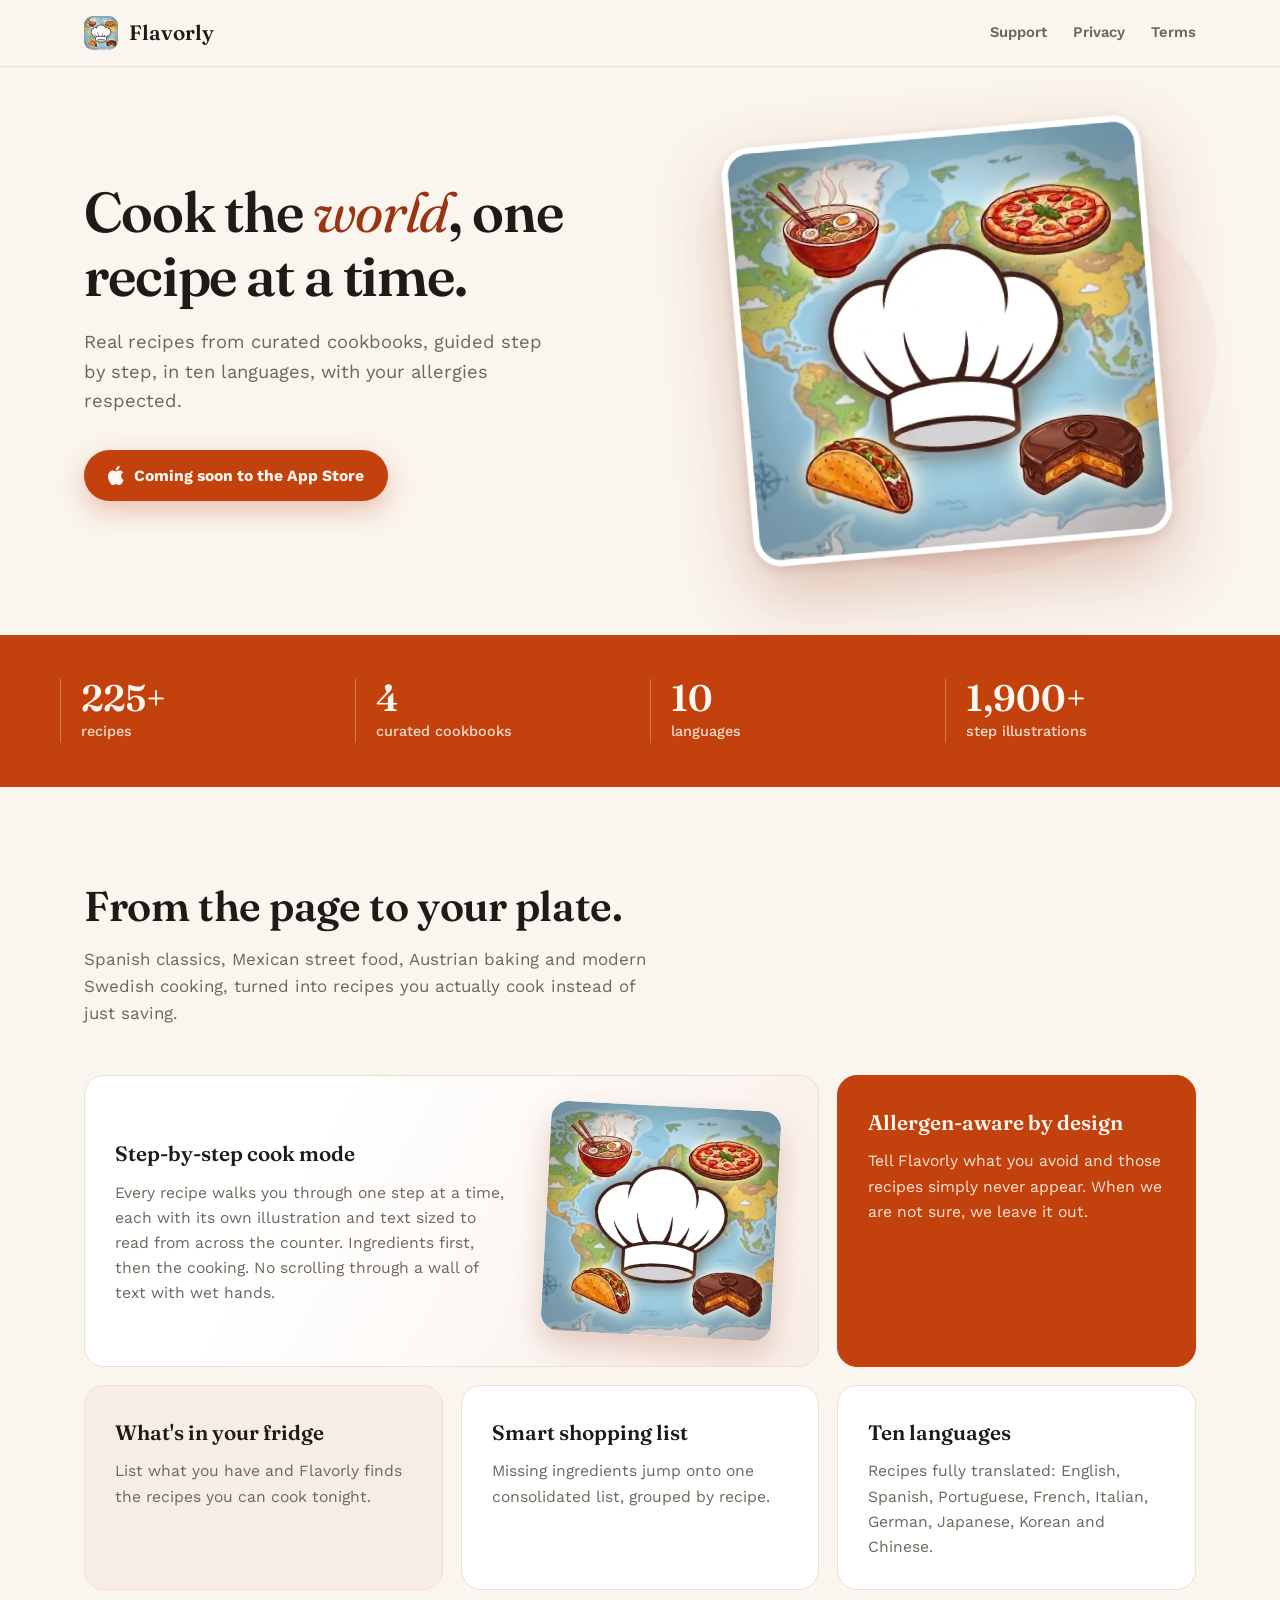
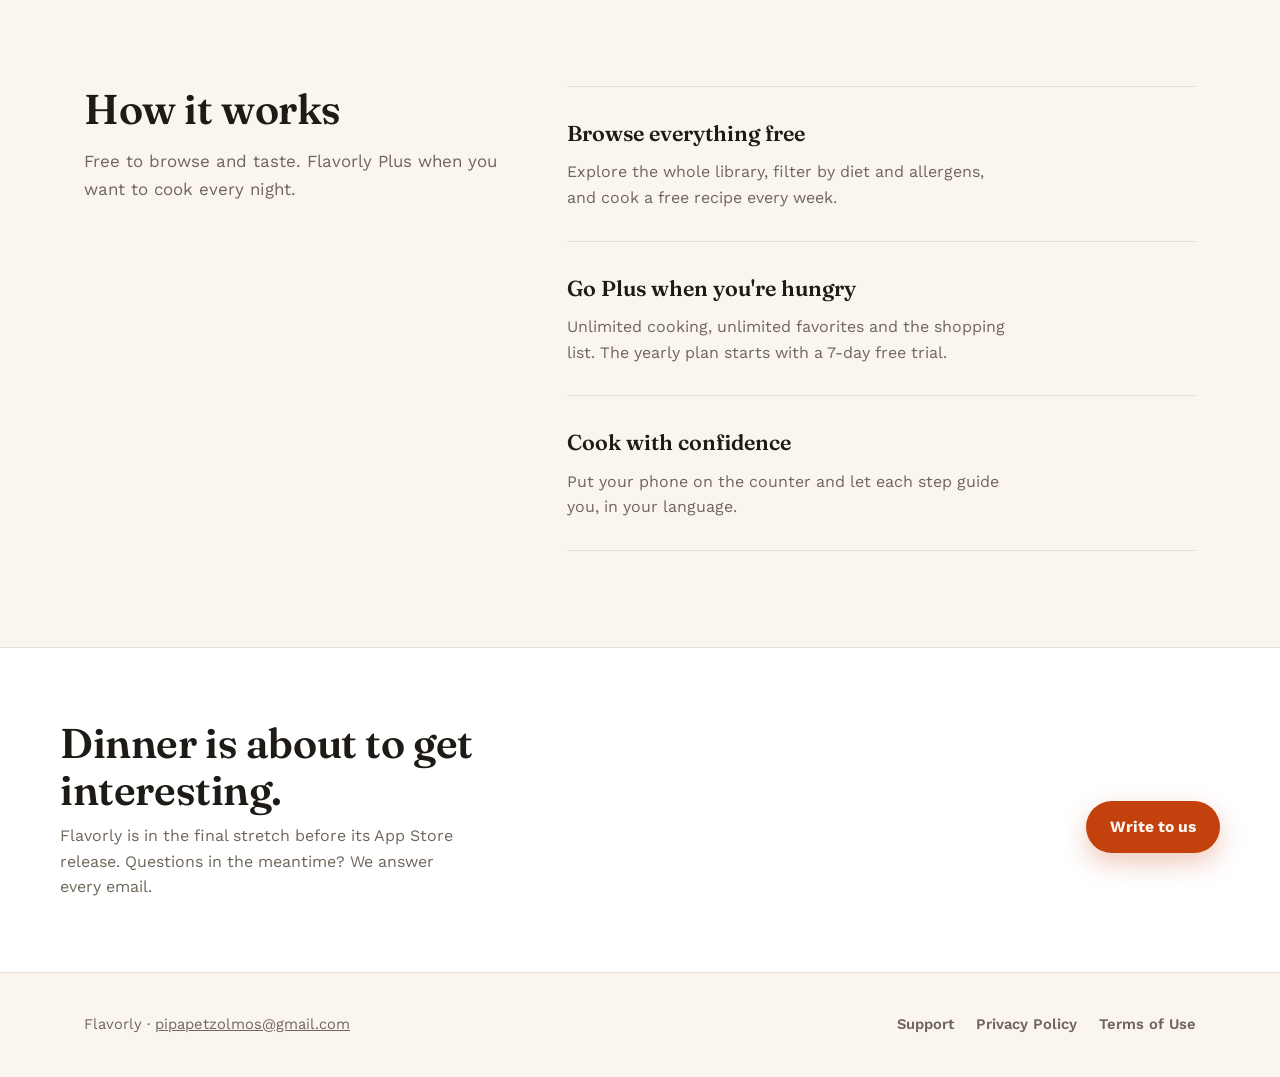
<file: index.html>
<!doctype html>
<html lang="en">
<head>
<meta charset="utf-8">
<meta name="viewport" content="width=device-width,initial-scale=1">
<title>Flavorly - Real cookbook recipes, cooked step by step</title>
<meta name="description" content="Flavorly brings real cookbook recipes to your phone: step-by-step cooking, allergen-aware filtering, a smart shopping list, in ten languages.">
<meta property="og:title" content="Flavorly">
<meta property="og:description" content="Real cookbook recipes, cooked step by step. Allergen-aware, fridge-smart, in ten languages.">
<meta property="og:image" content="/assets/icon-hero.webp">
<link rel="preconnect" href="https://fonts.googleapis.com">
<link rel="preconnect" href="https://fonts.gstatic.com" crossorigin>
<link href="https://fonts.googleapis.com/css2?family=Work+Sans:wght@400;500;600;700&family=Fraunces:ital,wght@0,400;0,600;1,400;1,600&display=swap" rel="stylesheet">
<link rel="stylesheet" href="/styles.css">
<link rel="icon" type="image/png" href="/assets/favicon.png">
<link rel="apple-touch-icon" href="/assets/apple-touch-icon.png">
</head>
<body>
<header><div class="wrap nav">
<a class="brand" href="/"><img src="/assets/favicon.png" alt="" width="34" height="34"><span>Flavorly</span></a>
<nav class="nav-links" aria-label="Site"><a href="/support">Support</a><a href="/privacy">Privacy</a><a href="/terms">Terms</a></nav>
</div></header>

<main>
<section class="hero"><div class="wrap hero-grid">
<div>
<h1 data-rise="1">Cook the <em>world</em>, one recipe at a time.</h1>
<p class="sub" data-rise="2">Real recipes from curated cookbooks, guided step by step, in ten languages, with your allergies respected.</p>
<span class="badge" data-rise="3"><svg width="16" height="19" viewBox="0 0 16 19" fill="currentColor" aria-hidden="true"><path d="M13.1 10.1c0-2.4 2-3.6 2.1-3.7-1.1-1.7-2.9-1.9-3.5-1.9-1.5-.2-2.9.9-3.7.9-.8 0-2-.9-3.2-.9C3.2 4.5 1.6 5.4.8 6.9c-1.7 3-.4 7.4 1.2 9.8.8 1.2 1.7 2.5 3 2.4 1.2 0 1.6-.8 3.1-.8s1.9.8 3.2.8c1.3 0 2.1-1.2 2.9-2.4.9-1.4 1.3-2.7 1.3-2.8-.1 0-2.4-1-2.4-3.8zM10.6 2.9c.7-.8 1.1-1.9 1-3-1 0-2.1.7-2.8 1.5-.6.7-1.2 1.8-1 2.9 1.1.1 2.2-.6 2.8-1.4z"/></svg>Coming soon to the App Store</span>
</div>
<div class="hero-art" data-rise="art"><img src="/assets/icon-hero.webp" alt="The Flavorly icon: an illustrated chef's hat over a world map, surrounded by ramen, pizza, a taco and a chocolate torte" width="720" height="720"></div>
</div></section>

<div class="stats"><div class="wrap stats-row">
<div class="stat"><b class="serif">225+</b><small>recipes</small></div>
<div class="stat"><b class="serif">4</b><small>curated cookbooks</small></div>
<div class="stat"><b class="serif">10</b><small>languages</small></div>
<div class="stat"><b class="serif">1,900+</b><small>step illustrations</small></div>
</div></div>

<section class="block"><div class="wrap">
<h2 class="serif reveal">From the page to your plate.</h2>
<p class="lede reveal">Spanish classics, Mexican street food, Austrian baking and modern Swedish cooking, turned into recipes you actually cook instead of just saving.</p>
<div class="bento">
<div class="cell big reveal"><div><h3>Step-by-step cook mode</h3><p>Every recipe walks you through one step at a time, each with its own illustration and text sized to read from across the counter. Ingredients first, then the cooking. No scrolling through a wall of text with wet hands.</p></div><img src="/assets/icon-hero.webp" alt="" loading="lazy"></div>
<div class="cell clay reveal"><h3>Allergen-aware by design</h3><p>Tell Flavorly what you avoid and those recipes simply never appear. When we are not sure, we leave it out.</p></div>
<div class="cell tint reveal"><h3>What's in your fridge</h3><p>List what you have and Flavorly finds the recipes you can cook tonight.</p></div>
<div class="cell mid reveal"><h3>Smart shopping list</h3><p>Missing ingredients jump onto one consolidated list, grouped by recipe.</p></div>
<div class="cell mid reveal"><h3>Ten languages</h3><p>Recipes fully translated: English, Spanish, Portuguese, French, Italian, German, Japanese, Korean and Chinese.</p></div>
</div>
</div></section>

<section class="block" style="padding-top:0"><div class="wrap how">
<div class="how-sticky reveal">
<h2 class="serif">How it works</h2>
<p class="lede">Free to browse and taste. Flavorly Plus when you want to cook every night.</p>
</div>
<div class="how-list">
<div class="how-item reveal"><div><h3>Browse everything free</h3><p>Explore the whole library, filter by diet and allergens, and cook a free recipe every week.</p></div></div>
<div class="how-item reveal"><div><h3>Go Plus when you're hungry</h3><p>Unlimited cooking, unlimited favorites and the shopping list. The yearly plan starts with a 7-day free trial.</p></div></div>
<div class="how-item reveal"><div><h3>Cook with confidence</h3><p>Put your phone on the counter and let each step guide you, in your language.</p></div></div>
</div>
</div></section>

<div class="closer"><div class="wrap closer-inner">
<div class="reveal">
<h2 class="serif">Dinner is about to get interesting.</h2>
<p>Flavorly is in the final stretch before its App Store release. Questions in the meantime? We answer every email.</p>
</div>
<a class="badge" href="mailto:pipapetzolmos@gmail.com?subject=Flavorly">Write to us</a>
</div></div>
</main>

<footer><div class="wrap foot">
<div>Flavorly &middot; <a href="mailto:pipapetzolmos@gmail.com">pipapetzolmos@gmail.com</a></div>
<nav class="foot-links" aria-label="Legal"><a href="/support">Support</a><a href="/privacy">Privacy Policy</a><a href="/terms">Terms of Use</a></nav>
</div></footer>
<div class="toast" id="toast" role="status" aria-live="polite"></div>
<script>
document.querySelectorAll('a[href^="mailto:"]').forEach(function(a){
  a.addEventListener('click',function(){
    if(!navigator.clipboard)return;
    navigator.clipboard.writeText('pipapetzolmos@gmail.com').then(function(){
      var t=document.getElementById('toast');
      t.textContent='Address copied: pipapetzolmos@gmail.com';
      t.classList.add('show');
      clearTimeout(t._h);t._h=setTimeout(function(){t.classList.remove('show')},3200);
    }).catch(function(){});
  });
});
</script>
</body></html>
</file>
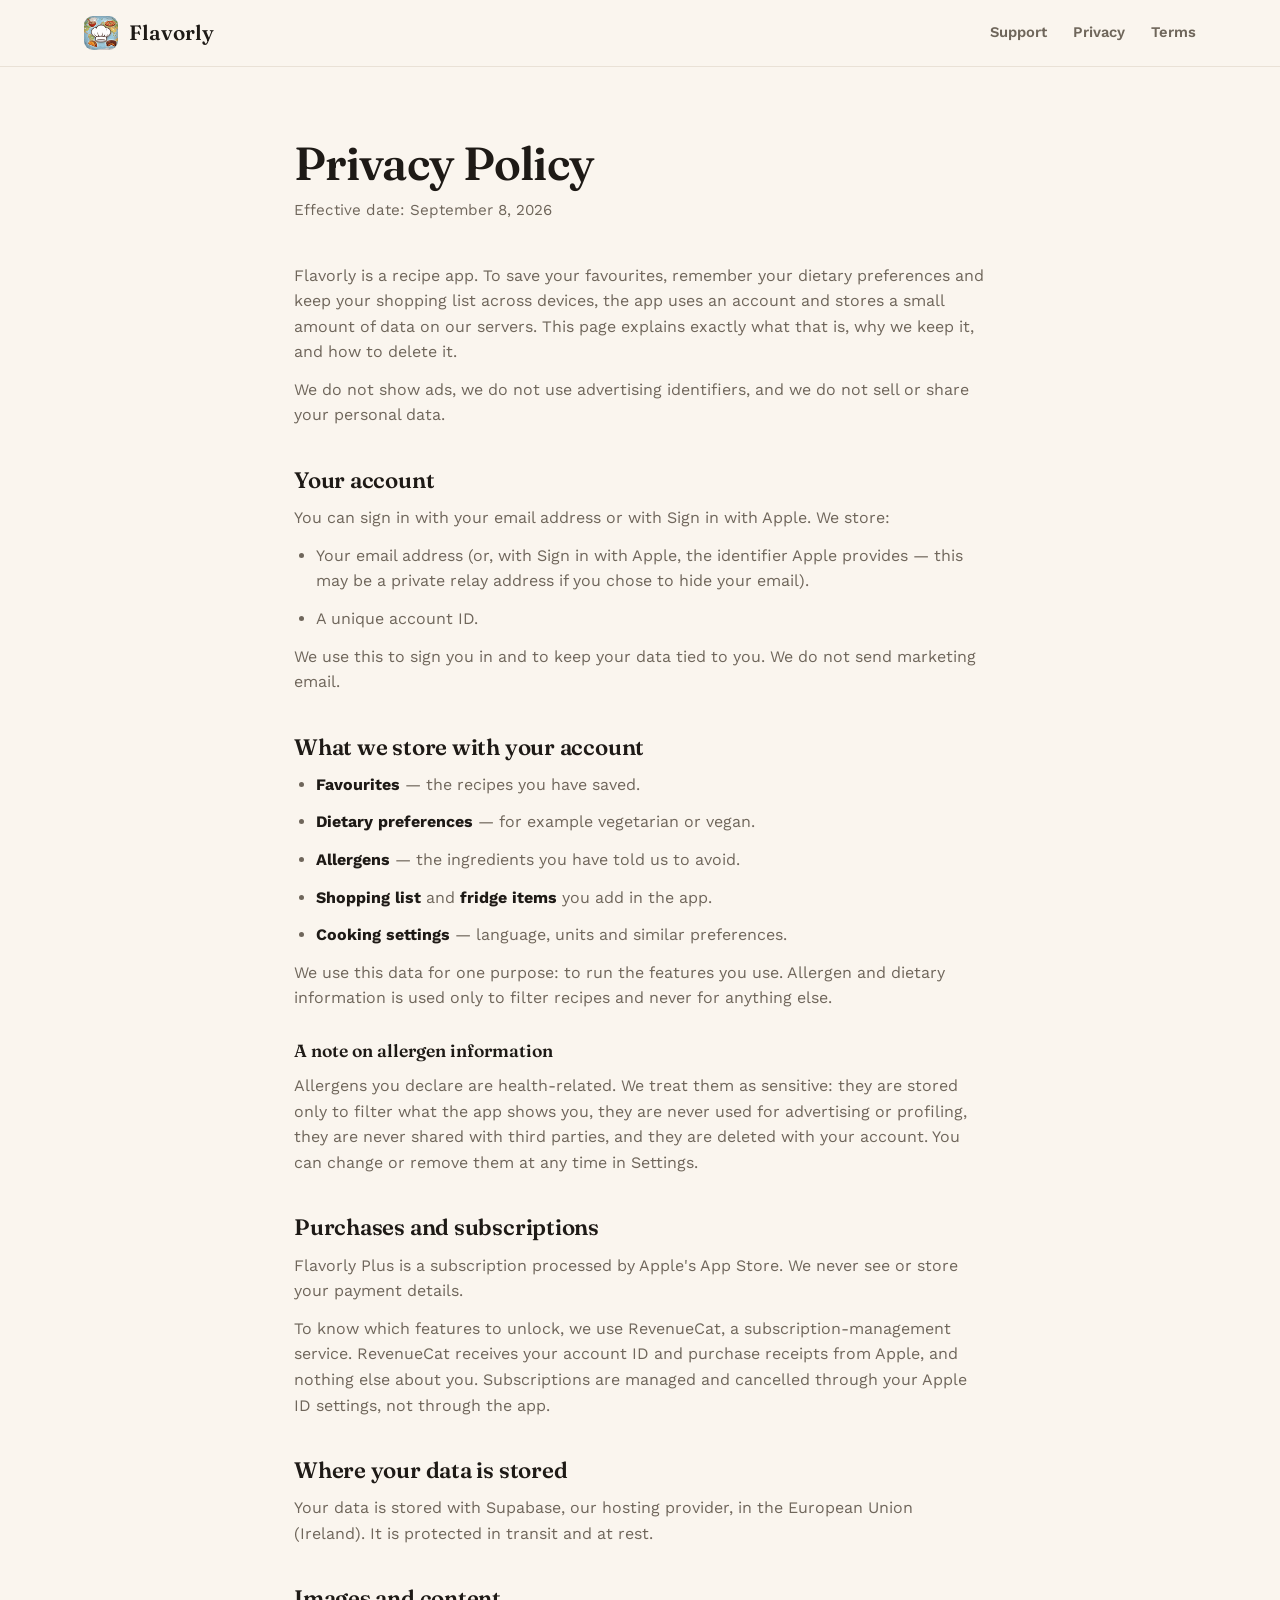
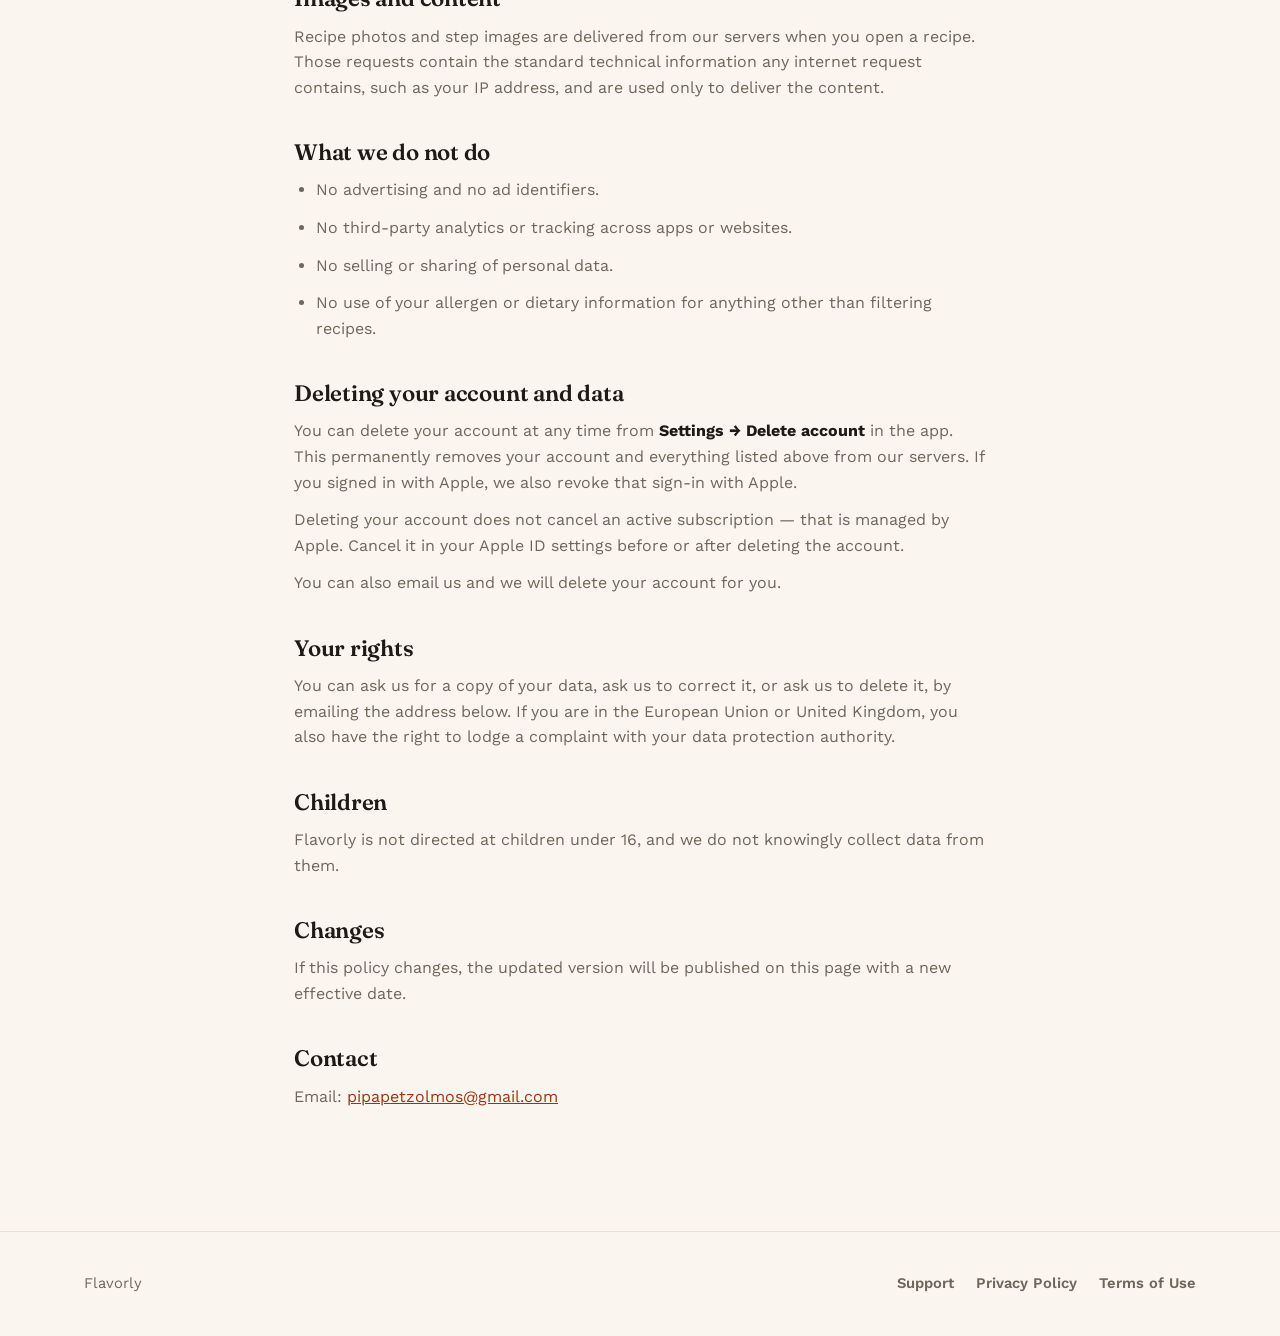
<file: privacy.html>
<!doctype html>
<html lang="en">
<head>
<meta charset="utf-8"><meta name="viewport" content="width=device-width,initial-scale=1">
<title>Privacy Policy - Flavorly</title>
<meta name="description" content="Flavorly privacy policy: no ads, no tracking, and your data is stored only to run the features you use.">
<link rel="preconnect" href="https://fonts.googleapis.com"><link rel="preconnect" href="https://fonts.gstatic.com" crossorigin>
<link href="https://fonts.googleapis.com/css2?family=Work+Sans:wght@400;600;700&family=Fraunces:wght@400;600&display=swap" rel="stylesheet">
<link rel="stylesheet" href="/styles.css">
<link rel="icon" type="image/png" href="/assets/favicon.png">
<link rel="apple-touch-icon" href="/assets/apple-touch-icon.png">
</head>
<body>
<header><div class="wrap nav"><a class="brand" href="/"><img src="/assets/favicon.png" alt="" width="34" height="34"><span>Flavorly</span></a><nav class="nav-links"><a href="/support">Support</a><a href="/privacy">Privacy</a><a href="/terms">Terms</a></nav></div></header>
<main class="legal">
<h1 class="serif">Privacy Policy</h1>
<p class="date">Effective date: September 8, 2026</p>
<p>Flavorly is a recipe app. To save your favourites, remember your dietary preferences and keep your shopping list across devices, the app uses an account and stores a small amount of data on our servers. This page explains exactly what that is, why we keep it, and how to delete it.</p>
<p>We do not show ads, we do not use advertising identifiers, and we do not sell or share your personal data.</p>

<h2 class="serif">Your account</h2>
<p>You can sign in with your email address or with Sign in with Apple. We store:</p>
<ul>
<li>Your email address (or, with Sign in with Apple, the identifier Apple provides — this may be a private relay address if you chose to hide your email).</li>
<li>A unique account ID.</li>
</ul>
<p>We use this to sign you in and to keep your data tied to you. We do not send marketing email.</p>

<h2 class="serif">What we store with your account</h2>
<ul>
<li><strong>Favourites</strong> — the recipes you have saved.</li>
<li><strong>Dietary preferences</strong> — for example vegetarian or vegan.</li>
<li><strong>Allergens</strong> — the ingredients you have told us to avoid.</li>
<li><strong>Shopping list</strong> and <strong>fridge items</strong> you add in the app.</li>
<li><strong>Cooking settings</strong> — language, units and similar preferences.</li>
</ul>
<p>We use this data for one purpose: to run the features you use. Allergen and dietary information is used only to filter recipes and never for anything else.</p>

<h3 class="serif">A note on allergen information</h3>
<p>Allergens you declare are health-related. We treat them as sensitive: they are stored only to filter what the app shows you, they are never used for advertising or profiling, they are never shared with third parties, and they are deleted with your account. You can change or remove them at any time in Settings.</p>

<h2 class="serif">Purchases and subscriptions</h2>
<p>Flavorly Plus is a subscription processed by Apple's App Store. We never see or store your payment details.</p>
<p>To know which features to unlock, we use RevenueCat, a subscription-management service. RevenueCat receives your account ID and purchase receipts from Apple, and nothing else about you. Subscriptions are managed and cancelled through your Apple ID settings, not through the app.</p>

<h2 class="serif">Where your data is stored</h2>
<p>Your data is stored with Supabase, our hosting provider, in the European Union (Ireland). It is protected in transit and at rest.</p>

<h2 class="serif">Images and content</h2>
<p>Recipe photos and step images are delivered from our servers when you open a recipe. Those requests contain the standard technical information any internet request contains, such as your IP address, and are used only to deliver the content.</p>

<h2 class="serif">What we do not do</h2>
<ul>
<li>No advertising and no ad identifiers.</li>
<li>No third-party analytics or tracking across apps or websites.</li>
<li>No selling or sharing of personal data.</li>
<li>No use of your allergen or dietary information for anything other than filtering recipes.</li>
</ul>

<h2 class="serif">Deleting your account and data</h2>
<p>You can delete your account at any time from <strong>Settings &rarr; Delete account</strong> in the app. This permanently removes your account and everything listed above from our servers. If you signed in with Apple, we also revoke that sign-in with Apple.</p>
<p>Deleting your account does not cancel an active subscription — that is managed by Apple. Cancel it in your Apple ID settings before or after deleting the account.</p>
<p>You can also email us and we will delete your account for you.</p>

<h2 class="serif">Your rights</h2>
<p>You can ask us for a copy of your data, ask us to correct it, or ask us to delete it, by emailing the address below. If you are in the European Union or United Kingdom, you also have the right to lodge a complaint with your data protection authority.</p>

<h2 class="serif">Children</h2>
<p>Flavorly is not directed at children under 16, and we do not knowingly collect data from them.</p>

<h2 class="serif">Changes</h2>
<p>If this policy changes, the updated version will be published on this page with a new effective date.</p>

<h2 class="serif">Contact</h2>
<p>Email: <a href="mailto:pipapetzolmos@gmail.com">pipapetzolmos@gmail.com</a></p>
</main>
<footer><div class="wrap foot"><div>Flavorly</div><nav class="foot-links"><a href="/support">Support</a><a href="/privacy">Privacy Policy</a><a href="/terms">Terms of Use</a></nav></div></footer>
</body></html>
</file>
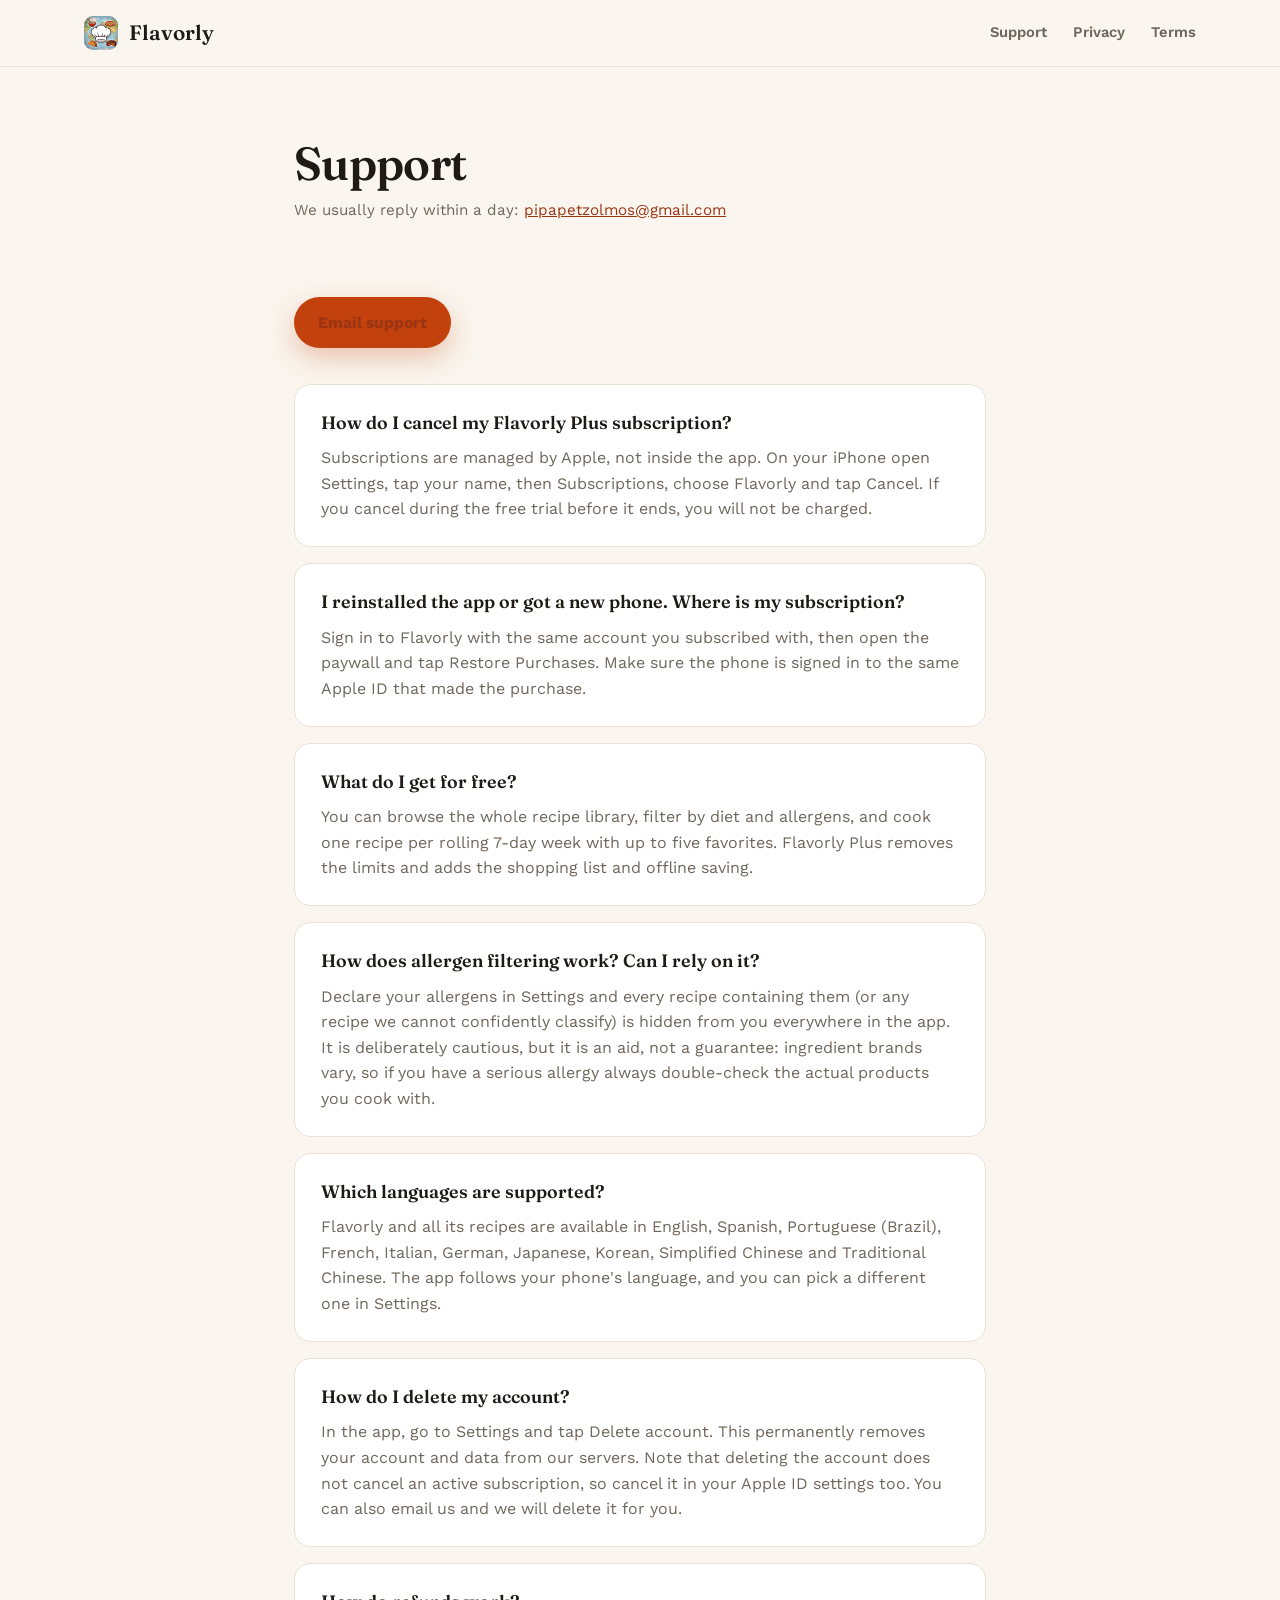
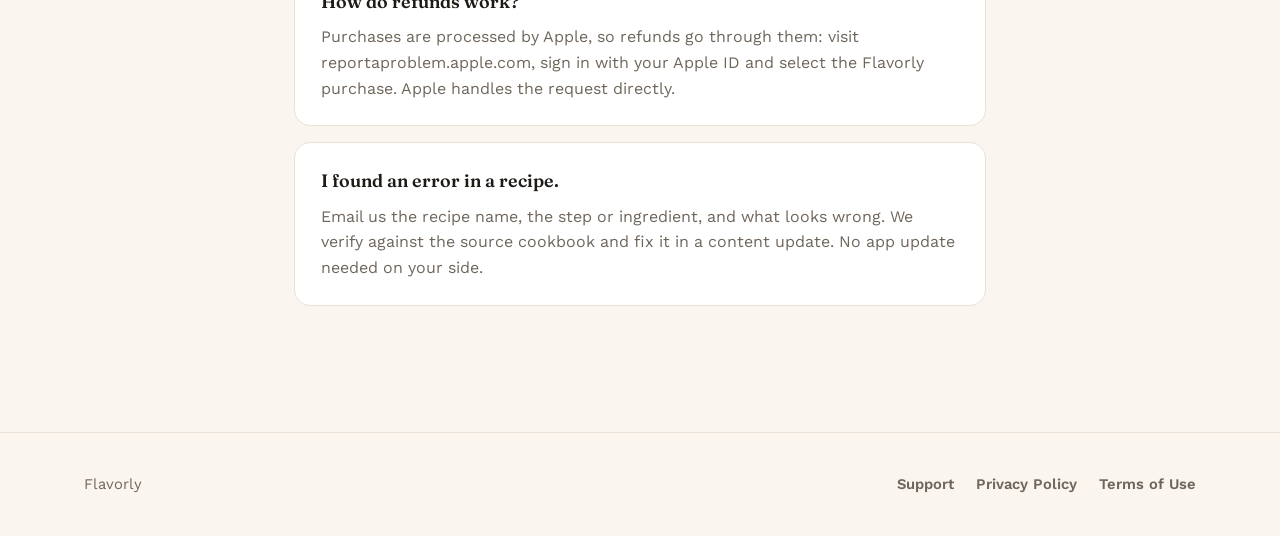
<file: support.html>
<!doctype html>
<html lang="en">
<head>
<meta charset="utf-8"><meta name="viewport" content="width=device-width,initial-scale=1">
<title>Support - Flavorly</title>
<meta name="description" content="Help and frequently asked questions for the Flavorly app.">
<link rel="preconnect" href="https://fonts.googleapis.com"><link rel="preconnect" href="https://fonts.gstatic.com" crossorigin>
<link href="https://fonts.googleapis.com/css2?family=Work+Sans:wght@400;600;700&family=Fraunces:wght@400;600&display=swap" rel="stylesheet">
<link rel="stylesheet" href="/styles.css">
<link rel="icon" type="image/png" href="/assets/favicon.png">
<link rel="apple-touch-icon" href="/assets/apple-touch-icon.png">
</head>
<body>
<header><div class="wrap nav"><a class="brand" href="/"><img src="/assets/favicon.png" alt="" width="34" height="34"><span>Flavorly</span></a><nav class="nav-links"><a href="/support">Support</a><a href="/privacy">Privacy</a><a href="/terms">Terms</a></nav></div></header>
<main class="legal">
<h1 class="serif">Support</h1>
<p class="date">We usually reply within a day: <a href="mailto:pipapetzolmos@gmail.com?subject=Flavorly%20support">pipapetzolmos@gmail.com</a></p>
<p style="margin-bottom:36px"><a class="badge" href="mailto:pipapetzolmos@gmail.com?subject=Flavorly%20support">Email support</a></p>

<div class="faq"><h3>How do I cancel my Flavorly Plus subscription?</h3>
<p>Subscriptions are managed by Apple, not inside the app. On your iPhone open Settings, tap your name, then Subscriptions, choose Flavorly and tap Cancel. If you cancel during the free trial before it ends, you will not be charged.</p></div>

<div class="faq"><h3>I reinstalled the app or got a new phone. Where is my subscription?</h3>
<p>Sign in to Flavorly with the same account you subscribed with, then open the paywall and tap Restore Purchases. Make sure the phone is signed in to the same Apple ID that made the purchase.</p></div>

<div class="faq"><h3>What do I get for free?</h3>
<p>You can browse the whole recipe library, filter by diet and allergens, and cook one recipe per rolling 7-day week with up to five favorites. Flavorly Plus removes the limits and adds the shopping list and offline saving.</p></div>

<div class="faq"><h3>How does allergen filtering work? Can I rely on it?</h3>
<p>Declare your allergens in Settings and every recipe containing them (or any recipe we cannot confidently classify) is hidden from you everywhere in the app. It is deliberately cautious, but it is an aid, not a guarantee: ingredient brands vary, so if you have a serious allergy always double-check the actual products you cook with.</p></div>

<div class="faq"><h3>Which languages are supported?</h3>
<p>Flavorly and all its recipes are available in English, Spanish, Portuguese (Brazil), French, Italian, German, Japanese, Korean, Simplified Chinese and Traditional Chinese. The app follows your phone's language, and you can pick a different one in Settings.</p></div>

<div class="faq"><h3>How do I delete my account?</h3>
<p>In the app, go to Settings and tap Delete account. This permanently removes your account and data from our servers. Note that deleting the account does not cancel an active subscription, so cancel it in your Apple ID settings too. You can also email us and we will delete it for you.</p></div>

<div class="faq"><h3>How do refunds work?</h3>
<p>Purchases are processed by Apple, so refunds go through them: visit reportaproblem.apple.com, sign in with your Apple ID and select the Flavorly purchase. Apple handles the request directly.</p></div>

<div class="faq"><h3>I found an error in a recipe.</h3>
<p>Email us the recipe name, the step or ingredient, and what looks wrong. We verify against the source cookbook and fix it in a content update. No app update needed on your side.</p></div>
</main>
<footer><div class="wrap foot"><div>Flavorly</div><nav class="foot-links"><a href="/support">Support</a><a href="/privacy">Privacy Policy</a><a href="/terms">Terms of Use</a></nav></div></footer>
<div class="toast" id="toast" role="status" aria-live="polite"></div>
<script>
document.querySelectorAll('a[href^="mailto:"]').forEach(function(a){
  a.addEventListener('click',function(){
    if(!navigator.clipboard)return;
    navigator.clipboard.writeText('pipapetzolmos@gmail.com').then(function(){
      var t=document.getElementById('toast');
      t.textContent='Address copied: pipapetzolmos@gmail.com';
      t.classList.add('show');
      clearTimeout(t._h);t._h=setTimeout(function(){t.classList.remove('show')},3200);
    }).catch(function(){});
  });
});
</script>
</body></html>
</file>
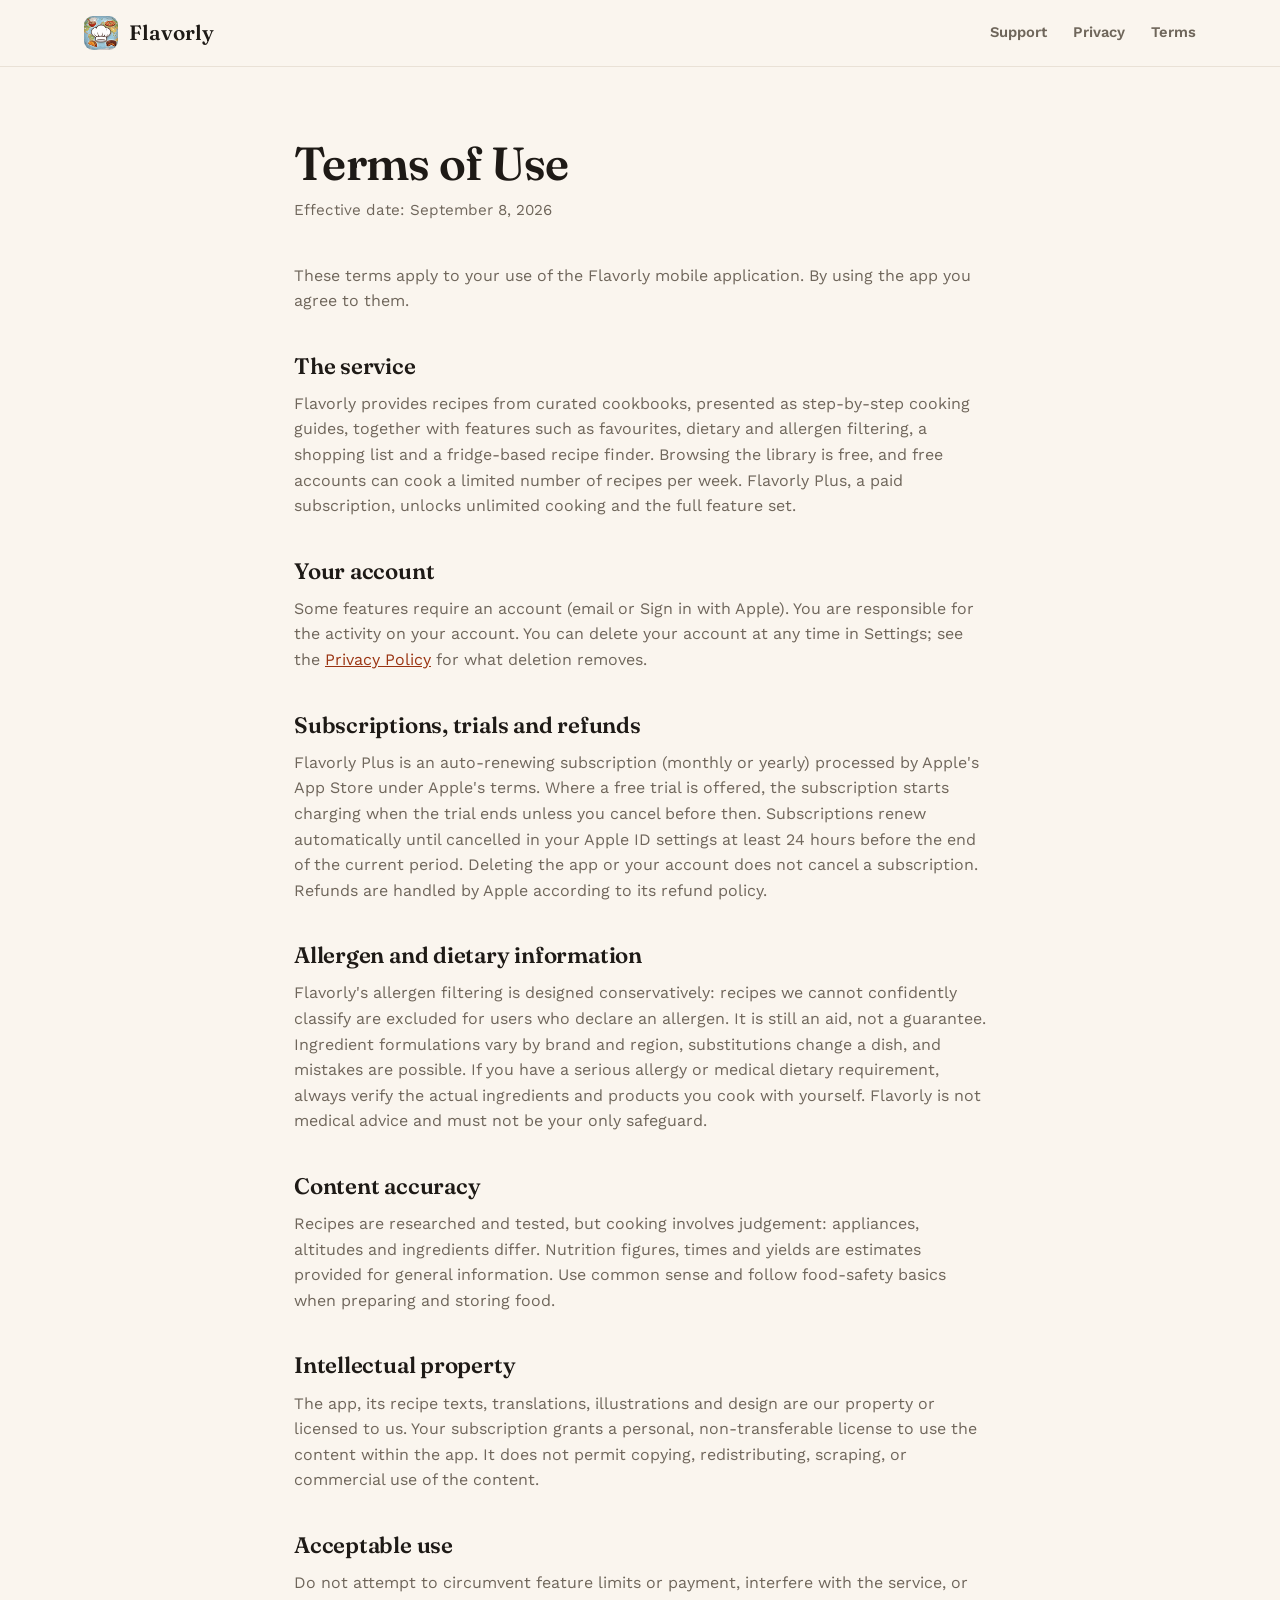
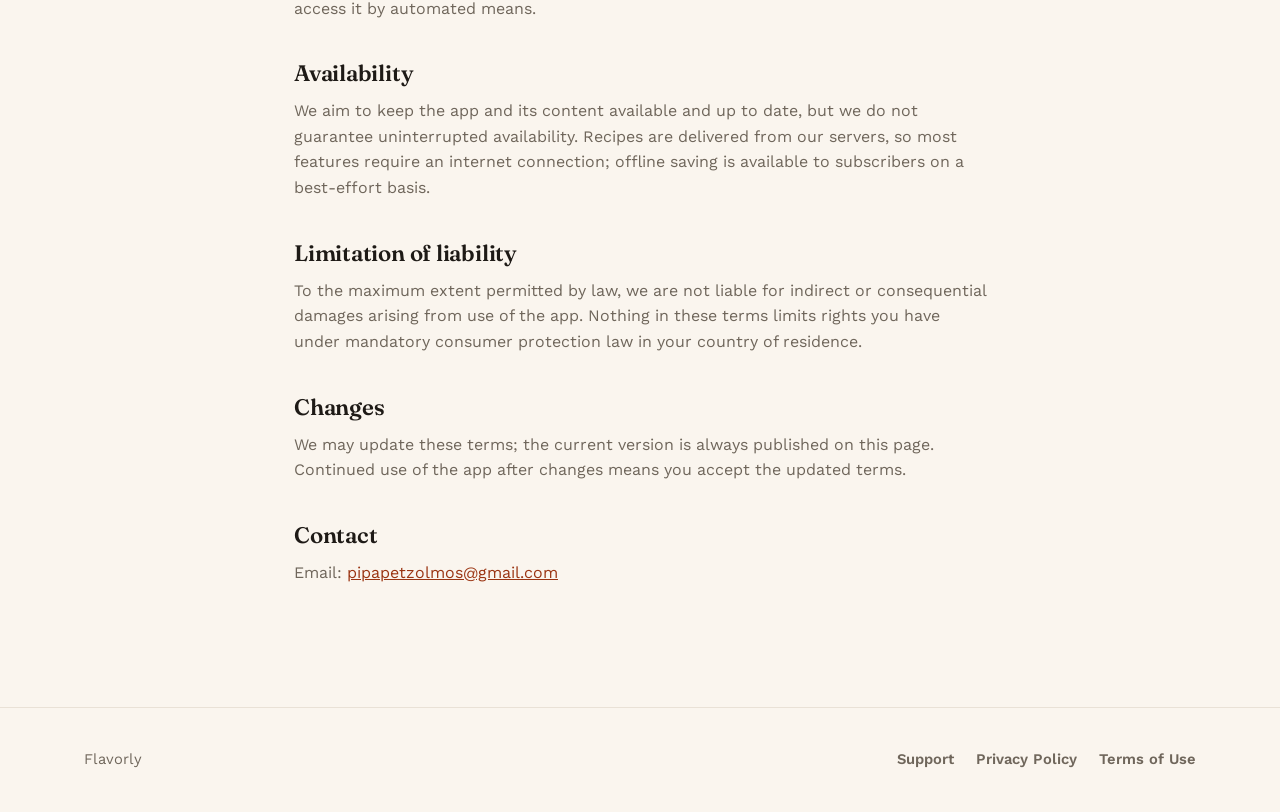
<file: terms.html>
<!doctype html>
<html lang="en">
<head>
<meta charset="utf-8"><meta name="viewport" content="width=device-width,initial-scale=1">
<title>Terms of Use - Flavorly</title>
<meta name="description" content="Terms of use for the Flavorly app.">
<link rel="preconnect" href="https://fonts.googleapis.com"><link rel="preconnect" href="https://fonts.gstatic.com" crossorigin>
<link href="https://fonts.googleapis.com/css2?family=Work+Sans:wght@400;600;700&family=Fraunces:wght@400;600&display=swap" rel="stylesheet">
<link rel="stylesheet" href="/styles.css">
<link rel="icon" type="image/png" href="/assets/favicon.png">
<link rel="apple-touch-icon" href="/assets/apple-touch-icon.png">
</head>
<body>
<header><div class="wrap nav"><a class="brand" href="/"><img src="/assets/favicon.png" alt="" width="34" height="34"><span>Flavorly</span></a><nav class="nav-links"><a href="/support">Support</a><a href="/privacy">Privacy</a><a href="/terms">Terms</a></nav></div></header>
<main class="legal">
<h1 class="serif">Terms of Use</h1>
<p class="date">Effective date: September 8, 2026</p>
<p>These terms apply to your use of the Flavorly mobile application. By using the app you agree to them.</p>

<h2 class="serif">The service</h2>
<p>Flavorly provides recipes from curated cookbooks, presented as step-by-step cooking guides, together with features such as favourites, dietary and allergen filtering, a shopping list and a fridge-based recipe finder. Browsing the library is free, and free accounts can cook a limited number of recipes per week. Flavorly Plus, a paid subscription, unlocks unlimited cooking and the full feature set.</p>

<h2 class="serif">Your account</h2>
<p>Some features require an account (email or Sign in with Apple). You are responsible for the activity on your account. You can delete your account at any time in Settings; see the <a href="/privacy">Privacy Policy</a> for what deletion removes.</p>

<h2 class="serif">Subscriptions, trials and refunds</h2>
<p>Flavorly Plus is an auto-renewing subscription (monthly or yearly) processed by Apple's App Store under Apple's terms. Where a free trial is offered, the subscription starts charging when the trial ends unless you cancel before then. Subscriptions renew automatically until cancelled in your Apple ID settings at least 24 hours before the end of the current period. Deleting the app or your account does not cancel a subscription. Refunds are handled by Apple according to its refund policy.</p>

<h2 class="serif">Allergen and dietary information</h2>
<p>Flavorly's allergen filtering is designed conservatively: recipes we cannot confidently classify are excluded for users who declare an allergen. It is still an aid, not a guarantee. Ingredient formulations vary by brand and region, substitutions change a dish, and mistakes are possible. If you have a serious allergy or medical dietary requirement, always verify the actual ingredients and products you cook with yourself. Flavorly is not medical advice and must not be your only safeguard.</p>

<h2 class="serif">Content accuracy</h2>
<p>Recipes are researched and tested, but cooking involves judgement: appliances, altitudes and ingredients differ. Nutrition figures, times and yields are estimates provided for general information. Use common sense and follow food-safety basics when preparing and storing food.</p>

<h2 class="serif">Intellectual property</h2>
<p>The app, its recipe texts, translations, illustrations and design are our property or licensed to us. Your subscription grants a personal, non-transferable license to use the content within the app. It does not permit copying, redistributing, scraping, or commercial use of the content.</p>

<h2 class="serif">Acceptable use</h2>
<p>Do not attempt to circumvent feature limits or payment, interfere with the service, or access it by automated means.</p>

<h2 class="serif">Availability</h2>
<p>We aim to keep the app and its content available and up to date, but we do not guarantee uninterrupted availability. Recipes are delivered from our servers, so most features require an internet connection; offline saving is available to subscribers on a best-effort basis.</p>

<h2 class="serif">Limitation of liability</h2>
<p>To the maximum extent permitted by law, we are not liable for indirect or consequential damages arising from use of the app. Nothing in these terms limits rights you have under mandatory consumer protection law in your country of residence.</p>

<h2 class="serif">Changes</h2>
<p>We may update these terms; the current version is always published on this page. Continued use of the app after changes means you accept the updated terms.</p>

<h2 class="serif">Contact</h2>
<p>Email: <a href="mailto:pipapetzolmos@gmail.com">pipapetzolmos@gmail.com</a></p>
</main>
<footer><div class="wrap foot"><div>Flavorly</div><nav class="foot-links"><a href="/support">Support</a><a href="/privacy">Privacy Policy</a><a href="/terms">Terms of Use</a></nav></div></footer>
</body></html>
</file>
<file: styles.css>
/* Flavorly site. Brand tokens from the app's design system (cream/clay, Fraunces + Work Sans).
   Radius rule: cards 16-20px, interactive pills full-radius. One accent: clay. Light theme, locked (the app is light-only by design). */
:root{
  --cream:#FAF5EE;--surface:#FFFFFF;--ink:#1E1A16;--ink-soft:#6F665B;--ink-faint:#9A9086;
  --clay:#C2410C;--clay-deep:#9A3412;--clay-tint:#F8EDE6;--line:#E9E1D6;
  --on-clay:#FFF7F0;--maxw:1160px;
  --ease:cubic-bezier(.16,1,.3,1);
}
*{margin:0;padding:0;box-sizing:border-box}
html{scroll-behavior:smooth}
body{background:var(--cream);color:var(--ink);font-family:'Work Sans',system-ui,sans-serif;line-height:1.6;-webkit-font-smoothing:antialiased}
.serif{font-family:'Fraunces',Georgia,serif;font-weight:600}
a{color:inherit}
img{max-width:100%;height:auto;display:block}
.wrap{max-width:var(--maxw);margin:0 auto;padding:0 24px}
a:focus-visible,button:focus-visible{outline:2px solid var(--clay);outline-offset:3px;border-radius:6px}

/* ---------- nav ---------- */
header{position:sticky;top:0;z-index:20;background:rgba(250,245,238,.9);backdrop-filter:blur(10px);border-bottom:1px solid var(--line)}
.nav{display:flex;align-items:center;justify-content:space-between;height:66px}
.brand{display:flex;align-items:center;gap:11px;text-decoration:none}
.brand img{width:34px;height:34px;border-radius:9px}
.brand span{font-family:'Fraunces',serif;font-weight:600;font-size:1.3rem}
.nav-links{display:flex;gap:26px;font-size:.92rem;font-weight:600}
.nav-links a{text-decoration:none;color:var(--ink-soft);transition:color .2s var(--ease)}
.nav-links a:hover{color:var(--clay-deep)}

/* ---------- hero ---------- */
.hero{padding:64px 0 84px;overflow:hidden}
.hero-grid{display:grid;grid-template-columns:1.05fr .95fr;gap:64px;align-items:center}
h1{font-family:'Fraunces',serif;font-weight:600;font-size:clamp(2.3rem,4.6vw,3.5rem);line-height:1.06;letter-spacing:-.02em;max-width:15ch}
h1 em{font-style:italic;font-weight:400;color:var(--clay-deep);line-height:1.1;display:inline-block;padding-bottom:.06em}
.sub{margin-top:22px;font-size:1.15rem;color:var(--ink-soft);max-width:30rem}
.badge{display:inline-flex;align-items:center;gap:10px;margin-top:34px;padding:13px 24px;border-radius:999px;font-weight:700;font-size:.98rem;background:var(--clay);color:var(--on-clay);box-shadow:0 10px 26px rgba(194,65,12,.28);text-decoration:none;transition:transform .2s var(--ease),background .2s var(--ease)}
a.badge:hover{background:var(--clay-deep)}
a.badge:active{transform:translateY(1px) scale(.98)}
.badge svg{flex:none}
.hero-art{position:relative;display:flex;justify-content:center}
.hero-art::before{content:"";position:absolute;inset:8% -4% -6% 10%;background:var(--clay-tint);border-radius:44% 56% 52% 48%/54% 46% 54% 46%;z-index:0}
.hero-art img{position:relative;z-index:1;width:min(420px,78vw);border-radius:28px;transform:rotate(-2.5deg);box-shadow:0 30px 70px rgba(154,52,18,.28),0 4px 14px rgba(30,26,22,.12);border:6px solid var(--surface)}

/* ---------- clay stats band ---------- */
.stats{background:var(--clay);color:var(--on-clay)}
.stats-row{display:grid;grid-template-columns:repeat(4,1fr);gap:20px;padding:44px 0;text-align:left}
.stat{border-left:1px solid rgba(255,247,240,.3);padding-left:20px}
.stat b{display:block;font-family:'Fraunces',serif;font-weight:600;font-size:2.3rem;line-height:1.05}
.stat small{font-size:.9rem;font-weight:500;opacity:.85}

/* ---------- sections ---------- */
section.block{padding:96px 0}
h2{font-family:'Fraunces',serif;font-weight:600;font-size:clamp(1.8rem,3.6vw,2.6rem);line-height:1.12;letter-spacing:-.01em;max-width:24ch}
.lede{margin-top:16px;color:var(--ink-soft);max-width:52ch;font-size:1.06rem}

/* bento */
.bento{margin-top:48px;display:grid;grid-template-columns:repeat(6,1fr);gap:18px}
.cell{border-radius:20px;padding:30px;background:var(--surface);border:1px solid var(--line);transition:transform .35s var(--ease),box-shadow .35s var(--ease)}
.cell:hover{transform:translateY(-4px);box-shadow:0 18px 40px rgba(154,52,18,.12)}
.cell h3{font-family:'Fraunces',serif;font-weight:600;font-size:1.3rem;margin-bottom:9px}
.cell p{color:var(--ink-soft);font-size:.98rem}
.cell.big{grid-column:span 4;display:grid;grid-template-columns:1.4fr .9fr;gap:24px;align-items:center;background:linear-gradient(120deg,var(--surface) 30%,var(--clay-tint));overflow:hidden}
.cell.big img{width:100%;max-width:230px;justify-self:center;border-radius:18px;transform:rotate(3deg);box-shadow:0 14px 30px rgba(154,52,18,.22)}
.cell.clay{grid-column:span 2;background:var(--clay);border-color:var(--clay)}
.cell.clay h3{color:var(--on-clay)}
.cell.clay p{color:rgba(255,247,240,.9)}
.cell.tint{grid-column:span 2;background:var(--clay-tint);border-color:#F0DFD2}
.cell.mid{grid-column:span 2}

/* how it works: heading column + stacked rows */
.how{display:grid;grid-template-columns:.8fr 1.2fr;gap:64px;align-items:start}
.how-sticky{position:sticky;top:110px}
.how-list{display:flex;flex-direction:column}
.how-item{display:grid;grid-template-columns:auto 1fr;gap:24px;padding:30px 0;border-top:1px solid var(--line)}
.how-item:last-child{border-bottom:1px solid var(--line)}
.how-item h3{font-family:'Fraunces',serif;font-weight:600;font-size:1.35rem;margin-bottom:8px}
.how-item p{color:var(--ink-soft);max-width:44ch}

/* closing band */
.closer{background:var(--surface);border-top:1px solid var(--line)}
.closer-inner{display:flex;flex-wrap:wrap;align-items:center;justify-content:space-between;gap:28px;padding:72px 0}
.closer h2{max-width:20ch}
.closer p{margin-top:10px;color:var(--ink-soft);max-width:40ch}

/* ---------- footer ---------- */
footer{border-top:1px solid var(--line);background:var(--cream);padding:40px 0;font-size:.92rem;color:var(--ink-soft)}
.foot{display:flex;flex-wrap:wrap;gap:18px;justify-content:space-between;align-items:center}
.foot-links{display:flex;gap:22px;font-weight:600}
.foot-links a{text-decoration:none}
.foot-links a:hover{color:var(--clay-deep)}

/* ---------- legal / support pages ---------- */
.legal{max-width:740px;margin:0 auto;padding:72px 24px 110px}
.legal h1{font-size:clamp(2.1rem,4.5vw,2.9rem);letter-spacing:-.015em;margin-bottom:10px}
.legal .date{color:var(--ink-soft);margin-bottom:40px;font-size:.95rem}
.legal h2{font-size:1.4rem;margin:40px 0 12px;max-width:none}
.legal h3{font-family:'Fraunces',serif;font-weight:600;font-size:1.1rem;margin:26px 0 8px}
.legal p,.legal li{color:var(--ink-soft);margin-bottom:12px}
.legal ul{padding-left:22px;margin-bottom:12px}
.legal a{color:var(--clay-deep)}
.legal strong{color:var(--ink)}
.faq{border:1px solid var(--line);border-radius:16px;padding:24px 26px;margin-bottom:16px;background:var(--surface);transition:transform .3s var(--ease),box-shadow .3s var(--ease)}
.faq:hover{transform:translateY(-2px);box-shadow:0 12px 28px rgba(154,52,18,.1)}
.faq h3{font-family:'Fraunces',serif;font-weight:600;font-size:1.12rem;margin:0 0 8px}
.faq p{margin-bottom:0}

/* ---------- email-copied toast ---------- */
.toast{position:fixed;left:50%;bottom:28px;transform:translateX(-50%) translateY(8px);background:var(--ink);color:var(--cream);padding:12px 22px;border-radius:999px;font-size:.95rem;font-weight:600;box-shadow:0 12px 30px rgba(30,26,22,.3);opacity:0;pointer-events:none;transition:opacity .25s var(--ease),transform .25s var(--ease);z-index:50}
.toast.show{opacity:1;transform:translateX(-50%)}

/* ---------- motion (reduced-motion safe) ---------- */
@media (prefers-reduced-motion:no-preference){
  [data-rise]{animation:rise .8s var(--ease) both}
  [data-rise="2"]{animation-delay:.09s}
  [data-rise="3"]{animation-delay:.18s}
  [data-rise="art"]{animation:riseArt 1s var(--ease) both;animation-delay:.12s}
  @keyframes rise{from{opacity:0;transform:translateY(22px)}to{opacity:1;transform:none}}
  @keyframes riseArt{from{opacity:0;transform:rotate(-2.5deg) translateY(26px) scale(.97)}to{opacity:1;transform:rotate(-2.5deg)}}
}
@media (prefers-reduced-motion:reduce){
  html{scroll-behavior:auto}
  .cell:hover,.faq:hover{transform:none}
}

/* ---------- mobile ---------- */
@media (max-width:900px){
  .hero{padding:40px 0 64px}
  .hero-grid{grid-template-columns:1fr;gap:44px}
  .hero-art{order:-1}
  .hero-art img{width:min(280px,70vw)}
  .stats-row{grid-template-columns:repeat(2,1fr);gap:28px 20px}
  .bento{grid-template-columns:1fr}
  .cell.big,.cell.clay,.cell.tint,.cell.mid{grid-column:span 1}
  .cell.big{grid-template-columns:1fr}
  .cell.big img{max-width:200px}
  .how{grid-template-columns:1fr;gap:28px}
  .how-sticky{position:static}
  .nav-links{gap:16px;font-size:.85rem}
  section.block{padding:72px 0}
}
</file>
